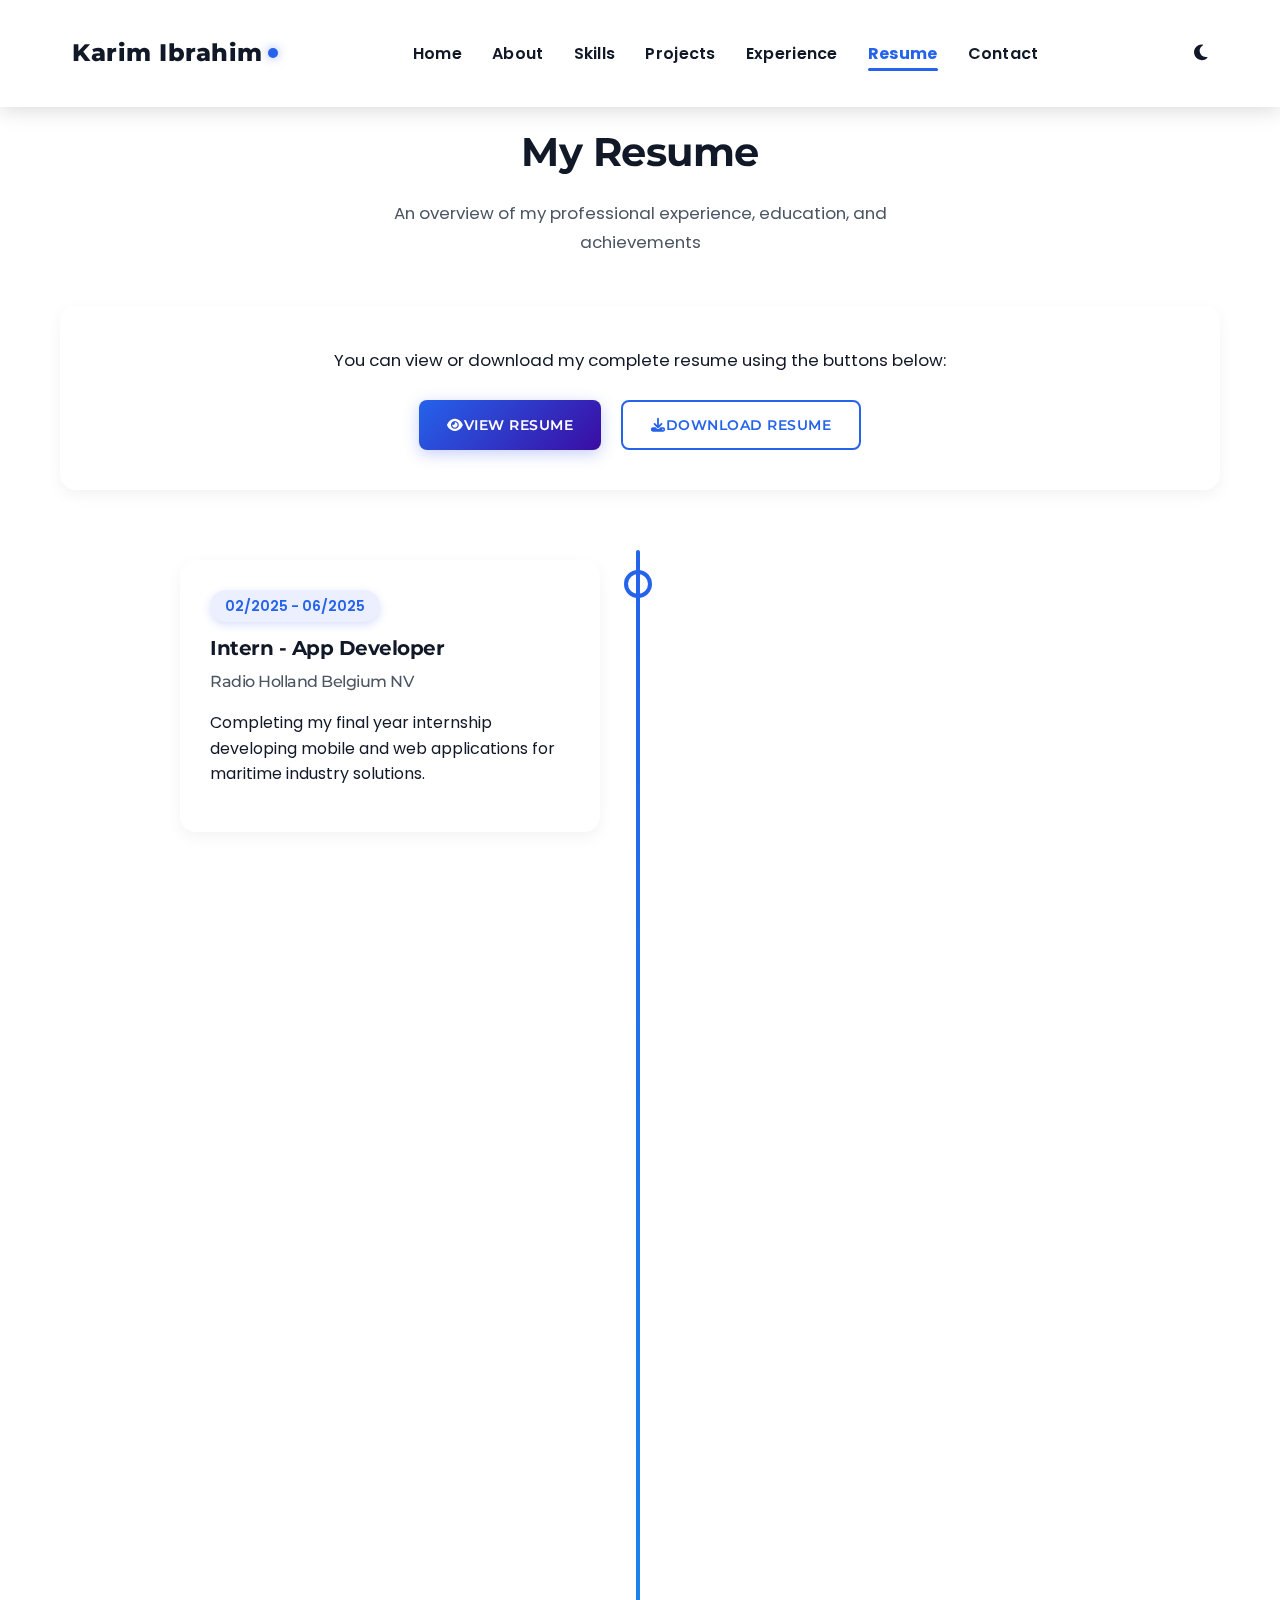
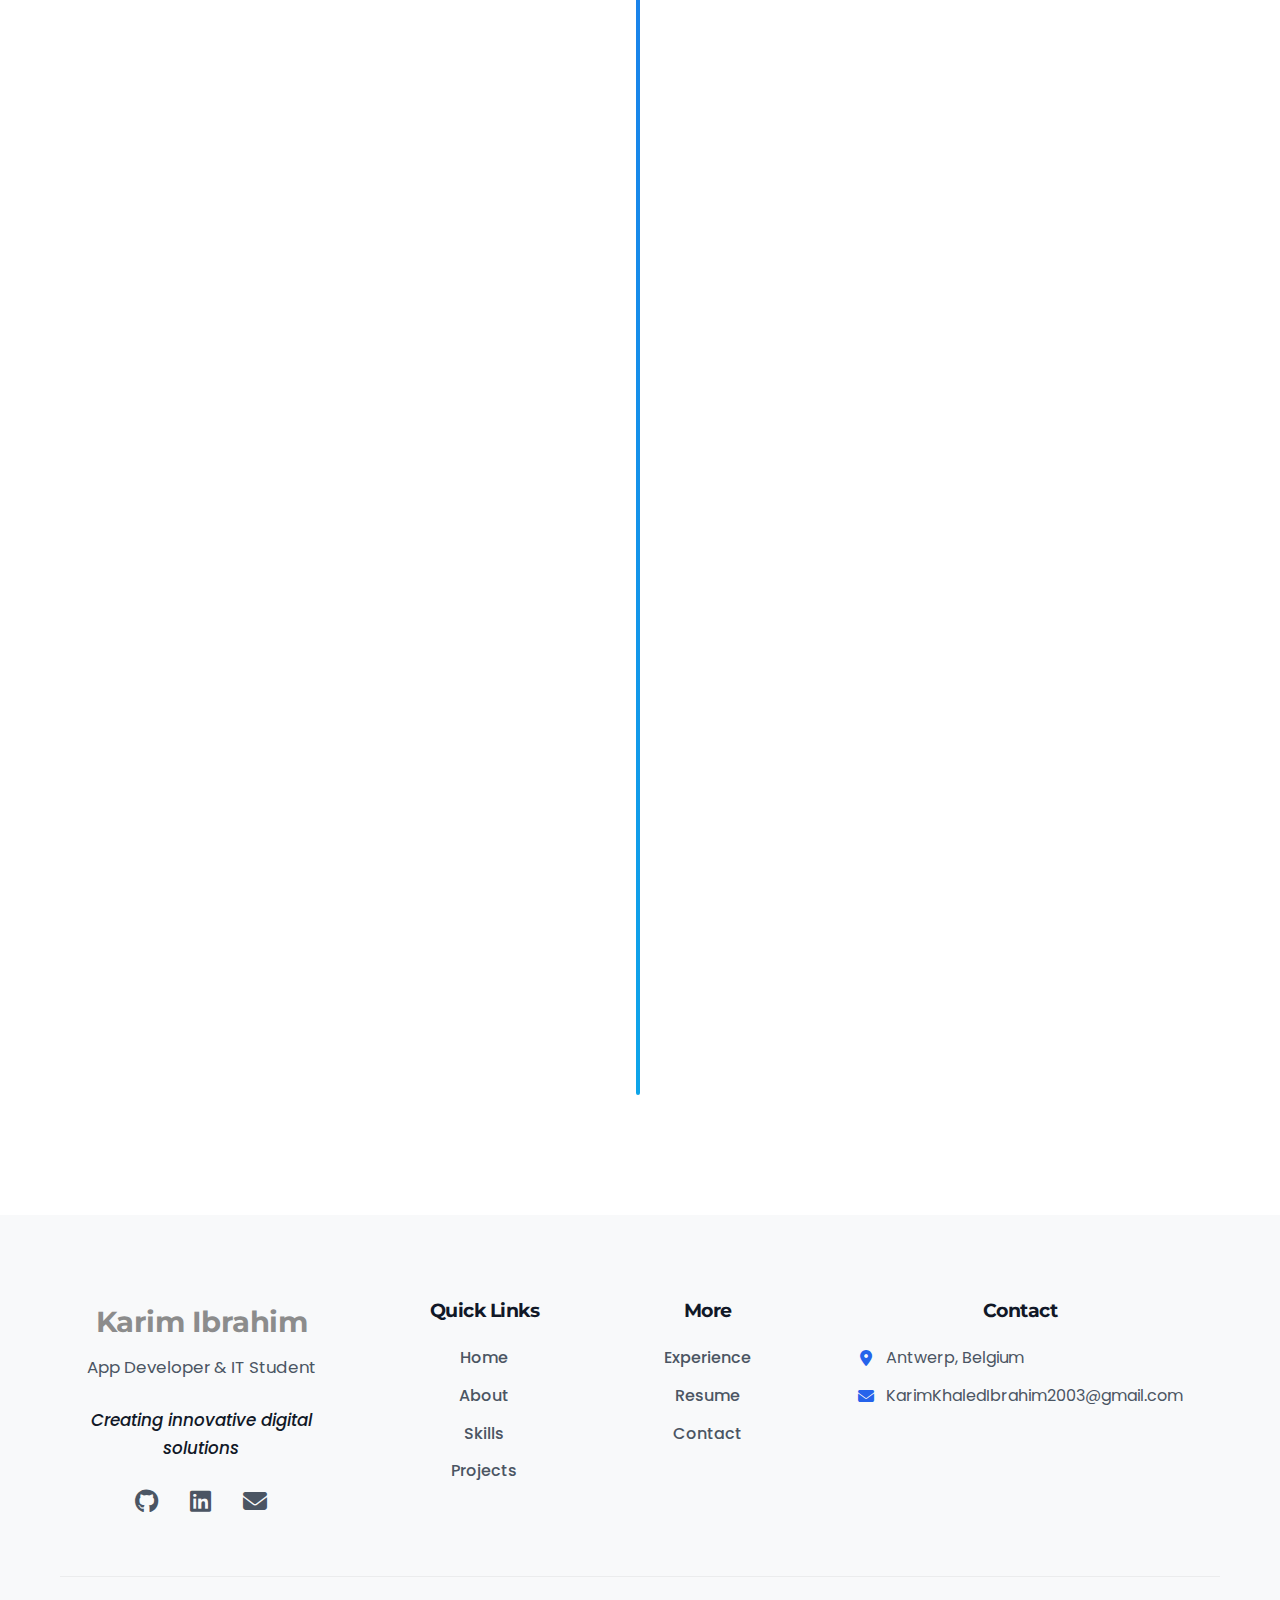
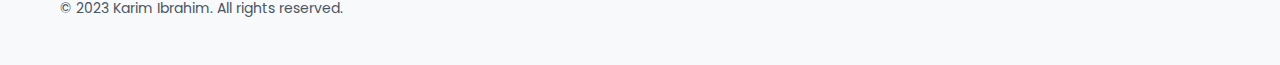
<file: resume.html>
<!DOCTYPE html>
<html lang="en">
  <head>
    <meta charset="UTF-8" />
    <meta name="viewport" content="width=device-width, initial-scale=1.0" />
    <title>Resume - Karim Ibrahim</title>
    <link rel="stylesheet" href="css/styles.css" />
    <link rel="stylesheet" href="css/modern.css" />
    <link
      rel="stylesheet"
      href="https://cdnjs.cloudflare.com/ajax/libs/font-awesome/6.4.0/css/all.min.css"
    />
    <!-- AOS Animation Library -->
    <link href="https://unpkg.com/aos@2.3.1/dist/aos.css" rel="stylesheet" />
    <!-- Google Fonts -->
    <link rel="preconnect" href="https://fonts.googleapis.com" />
    <link rel="preconnect" href="https://fonts.gstatic.com" crossorigin />
    <link
      href="https://fonts.googleapis.com/css2?family=Poppins:wght@300;400;500;600;700&family=Montserrat:wght@400;500;600;700;800&display=swap"
      rel="stylesheet"
    />
    <style>
      /* Resume page specific styles */
      .resume-page {
        padding: 120px 0 80px;
      }

      .resume-page-header {
        text-align: center;
        margin-bottom: 50px;
      }

      .resume-page-header h1 {
        font-size: 2.5rem;
        margin-bottom: 15px;
        color: var(--dark-color);
      }

      .resume-page-header p {
        color: var(--gray-color);
        max-width: 600px;
        margin: 0 auto;
      }

      .resume-download-section {
        background-color: white;
        border-radius: var(--border-radius-lg);
        box-shadow: var(--card-shadow);
        padding: 40px;
        text-align: center;
        margin-bottom: 60px;
      }

      .dark-mode .resume-download-section {
        background-color: #2a2f35;
      }

      .resume-download-section p {
        margin-bottom: 25px;
      }

      .resume-buttons {
        display: flex;
        justify-content: center;
        gap: 20px;
        flex-wrap: wrap;
      }

      .timeline-container {
        position: relative;
        max-width: 1000px;
        margin: 40px auto;
      }

      .timeline {
        position: relative;
      }

      .timeline::after {
        content: "";
        position: absolute;
        width: 4px;
        background: linear-gradient(
          to bottom,
          var(--primary-color),
          var(--accent-color)
        );
        top: 0;
        bottom: 0;
        left: 50%;
        transform: translateX(-50%);
        border-radius: 2px;
      }

      .timeline-wrapper {
        padding: 10px 40px;
        position: relative;
        width: 50%;
        box-sizing: border-box;
      }

      .timeline-wrapper.left {
        left: 0;
      }

      .timeline-wrapper.right {
        left: 50%;
      }

      .timeline-wrapper::after {
        content: "";
        position: absolute;
        width: 20px;
        height: 20px;
        background-color: white;
        border: 4px solid var(--primary-color);
        top: 20px;
        border-radius: 50%;
        z-index: 1;
      }

      .dark-mode .timeline-wrapper::after {
        background-color: #2a2f35;
      }

      .timeline-wrapper.left::after {
        right: -12px;
      }

      .timeline-wrapper.right::after {
        left: -12px;
      }

      .timeline-content {
        background-color: white;
        padding: 30px;
        border-radius: var(--border-radius-lg);
        box-shadow: var(--card-shadow);
        position: relative;
      }

      .dark-mode .timeline-content {
        background-color: #2a2f35;
      }

      .timeline-content::after {
        content: "";
        position: absolute;
        width: 0;
        height: 0;
        top: 20px;
        border: 10px solid;
      }

      .timeline-wrapper.left .timeline-content::after {
        border-color: transparent white transparent transparent;
        right: -20px;
      }

      .timeline-wrapper.right .timeline-content::after {
        border-color: transparent transparent transparent white;
        left: -20px;
      }

      .dark-mode .timeline-wrapper.left .timeline-content::after {
        border-color: transparent #2a2f35 transparent transparent;
      }

      .dark-mode .timeline-wrapper.right .timeline-content::after {
        border-color: transparent transparent transparent #2a2f35;
      }

      .timeline-date {
        display: inline-block;
        padding: 5px 15px;
        background-color: rgba(67, 97, 238, 0.1);
        color: var(--primary-color);
        border-radius: 20px;
        font-size: 14px;
        font-weight: 600;
        margin-bottom: 10px;
      }

      .timeline-content h3 {
        font-size: 20px;
        margin-bottom: 5px;
      }

      .timeline-content h4 {
        font-size: 16px;
        color: var(--gray-color);
        margin-bottom: 15px;
        font-weight: 500;
      }

      .timeline-content p {
        line-height: 1.6;
      }

      @media (max-width: 768px) {
        .timeline::after {
          left: 31px;
        }

        .timeline-wrapper {
          width: 100%;
          padding-left: 70px;
          padding-right: 25px;
        }

        .timeline-wrapper.right {
          left: 0;
        }

        .timeline-wrapper.left::after,
        .timeline-wrapper.right::after {
          left: 21px;
        }

        .timeline-wrapper.left .timeline-content::after,
        .timeline-wrapper.right .timeline-content::after {
          left: -20px;
          border-color: transparent white transparent transparent;
        }

        .dark-mode .timeline-wrapper.left .timeline-content::after,
        .dark-mode .timeline-wrapper.right .timeline-content::after {
          border-color: transparent #2a2f35 transparent transparent;
        }
      }
    </style>
  </head>
  <body>
    <nav class="navbar modern-nav">
      <div class="container">
        <div class="logo">
          <span class="logo-text">Karim Ibrahim</span>
          <span class="logo-dot"></span>
        </div>
        <ul class="nav-links">
          <li><a href="index.html">Home</a></li>
          <li><a href="about.html">About</a></li>
          <li><a href="skills.html">Skills</a></li>
          <li><a href="projects.html">Projects</a></li>
          <li><a href="experience.html">Experience</a></li>
          <li><a href="resume.html">Resume</a></li>
          <li><a href="contact.html">Contact</a></li>
        </ul>
        <div class="theme-toggle">
          <i class="fas fa-moon"></i>
        </div>
        <div class="hamburger">
          <span class="bar"></span>
          <span class="bar"></span>
          <span class="bar"></span>
        </div>
      </div>
    </nav>

    <section class="resume-page">
      <div class="container">
        <div class="resume-page-header" data-aos="fade-up">
          <h1>My Resume</h1>
          <p>
            An overview of my professional experience, education, and
            achievements
          </p>
        </div>

        <div
          class="resume-download-section"
          data-aos="fade-up"
          data-aos-delay="200"
        >
          <p>
            You can view or download my complete resume using the buttons below:
          </p>
          <div class="resume-buttons">
            <a
              href="Karim-Ibrahim-Resume.pdf"
              class="btn btn-primary"
              target="_blank"
            >
              <i class="fas fa-eye"></i> View Resume
            </a>
            <a href="Karim-Ibrahim-Resume.pdf" class="btn btn-outline" download>
              <i class="fas fa-download"></i> Download Resume
            </a>
          </div>
        </div>

        <div class="timeline-container">
          <div class="timeline">
            <div class="timeline-wrapper left" data-aos="fade-right">
              <div class="timeline-content">
                <div class="timeline-date">02/2025 - 06/2025</div>
                <h3>Intern - App Developer</h3>
                <h4>Radio Holland Belgium NV</h4>
                <p>
                  Completing my final year internship developing mobile and web
                  applications for maritime industry solutions.
                </p>
              </div>
            </div>

            <div class="timeline-wrapper right" data-aos="fade-left">
              <div class="timeline-content">
                <div class="timeline-date">09/2024 - 01/2025</div>
                <h3>James Ensor VR Experience</h3>
                <h4>Cross-Disciplinary Project</h4>
                <p>
                  Collaborated with students from diverse fields on an
                  interactive VR experience about the renowned artist James
                  Ensor.
                </p>
              </div>
            </div>

            <div class="timeline-wrapper left" data-aos="fade-right">
              <div class="timeline-content">
                <div class="timeline-date">09/2024 - 01/2025</div>
                <h3>GATAM Teaching Platform</h3>
                <h4>School Project</h4>
                <p>
                  Developed an educational platform using ASP.NET and Blazor,
                  enabling students to access learning modules and teachers to
                  monitor progress.
                </p>
              </div>
            </div>

            <div class="timeline-wrapper right" data-aos="fade-left">
              <div class="timeline-content">
                <div class="timeline-date">01/2024 - 06/2024</div>
                <h3>Customer Portal Developer</h3>
                <h4>Steelduxx Project</h4>
                <p>
                  Created a comprehensive track and trace website with order
                  management capabilities, user authentication, and real-time
                  location tracking.
                </p>
              </div>
            </div>

            <div class="timeline-wrapper left" data-aos="fade-right">
              <div class="timeline-content">
                <div class="timeline-date">01/2024 - 06/2024</div>
                <h3>VR Racing Game with AI</h3>
                <h4>Unity Game Project</h4>
                <p>
                  Developed an immersive VR racing game with AI opponents
                  trained using ML agents, featuring realistic physics and
                  competitive gameplay.
                </p>
              </div>
            </div>

            <div class="timeline-wrapper right" data-aos="fade-left">
              <div class="timeline-content">
                <div class="timeline-date">10/2023 - Present</div>
                <h3>IT Support Specialist</h3>
                <h4>Beego</h4>
                <p>
                  Providing technical support for seniors and individuals
                  needing assistance with technology, troubleshooting hardware
                  and software issues, and teaching computer skills.
                </p>
              </div>
            </div>

            <div class="timeline-wrapper left" data-aos="fade-right">
              <div class="timeline-content">
                <div class="timeline-date">2021 - Present</div>
                <h3>IT and Software Student</h3>
                <h4>AP Hogeschool</h4>
                <p>
                  Studying Toegepaste Informatica with focus on application
                  development, database management, and software engineering.
                </p>
              </div>
            </div>
          </div>
        </div>
      </div>
    </section>

    <footer class="footer modern-footer">
      <div class="container">
        <div class="footer-content">
          <div class="footer-info">
            <div class="footer-logo">
              <h3>Karim Ibrahim</h3>
              <p>App Developer & IT Student</p>
            </div>
            <p class="footer-tagline">Creating innovative digital solutions</p>
            <div class="social-links">
              <a href="https://github.com/KarimIbr"
                ><i class="fab fa-github"></i
              ></a>
              <a href="https://www.linkedin.com/in/karim-khaled-ibrahim/"
                ><i class="fab fa-linkedin"></i
              ></a>
              <a href="mailto:KarimKhaledIbrahim2003@gmail.com"
                ><i class="fas fa-envelope"></i
              ></a>
            </div>
          </div>
          <div class="footer-links">
            <div class="link-group">
              <h4>Quick Links</h4>
              <ul>
                <li><a href="index.html">Home</a></li>
                <li><a href="about.html">About</a></li>
                <li><a href="skills.html">Skills</a></li>
                <li><a href="projects.html">Projects</a></li>
              </ul>
            </div>
            <div class="link-group">
              <h4>More</h4>
              <ul>
                <li><a href="experience.html">Experience</a></li>
                <li><a href="resume.html">Resume</a></li>
                <li><a href="contact.html">Contact</a></li>
              </ul>
            </div>
            <div class="link-group">
              <h4>Contact</h4>
              <ul class="contact-info">
                <li><i class="fas fa-map-marker-alt"></i> Antwerp, Belgium</li>
                <li>
                  <i class="fas fa-envelope"></i>
                  KarimKhaledIbrahim2003@gmail.com
                </li>
              </ul>
            </div>
          </div>
        </div>
        <div class="footer-bottom">
          <p>&copy; 2023 Karim Ibrahim. All rights reserved.</p>
          <a href="#" class="back-to-top"><i class="fas fa-arrow-up"></i></a>
        </div>
      </div>
    </footer>

    <!-- AOS Animation Library -->
    <script src="https://unpkg.com/aos@2.3.1/dist/aos.js"></script>
    <script src="js/main.js"></script>
    <script src="js/modern.js"></script>
  </body>
</html>
</file>
<file: css/styles.css>
/* Base styles */
:root {
    --primary-color: #2563eb;
    --secondary-color: #3b82f6;
    --accent-color: #f97316;
    --dark-color: #1e293b;
    --light-color: #f1f5f9;
    --gray-color: #94a3b8;
    --success-color: #10b981;
    --danger-color: #ef4444;
    --max-width: 1200px;
    --box-shadow: 0 10px 30px rgba(0, 0, 0, 0.1);
    --transition: all 0.3s ease;
}

* {
    box-sizing: border-box;
    margin: 0;
    padding: 0;
}

html {
    scroll-behavior: smooth;
}

body {
    font-family: 'Poppins', sans-serif;
    line-height: 1.6;
    color: #334155;
    background-color: #fff;
    overflow-x: hidden;
}

a {
    text-decoration: none;
    color: var(--primary-color);
    transition: var(--transition);
}

ul {
    list-style: none;
}

img {
    max-width: 100%;
    height: auto;
}

.container {
    max-width: var(--max-width);
    margin: 0 auto;
    padding: 0 2rem;
    position: relative;
}

.btn {
    display: inline-block;
    padding: 0.8rem 1.5rem;
    background: #f4f4f4;
    color: #333;
    border-radius: 50px;
    border: none;
    cursor: pointer;
    font-size: 1rem;
    font-weight: 500;
    transition: var(--transition);
    text-transform: uppercase;
    letter-spacing: 0.5px;
}

.btn:hover {
    background: #e4e4e4;
    transform: translateY(-3px);
    box-shadow: 0 7px 15px rgba(0, 0, 0, 0.1);
}

.btn-primary {
    background: var(--primary-color);
    color: #fff;
}

.btn-primary:hover {
    background: var(--secondary-color);
}

.btn-outline {
    background: transparent;
    color: #fff;
    border: 2px solid #fff;
}

.btn-outline:hover {
    background: #fff;
    color: var(--primary-color);
}

.btn-circle {
    width: 40px;
    height: 40px;
    border-radius: 50%;
    display: inline-flex;
    align-items: center;
    justify-content: center;
    padding: 0;
    font-size: 1rem;
    background: rgba(255, 255, 255, 0.9);
    color: var(--primary-color);
    margin: 0 0.25rem;
}

.btn-circle:hover {
    transform: translateY(-3px) scale(1.05);
}

.btn-block {
    display: block;
    width: 100%;
}

/* Section styles */
.section {
    padding: 100px 0;
    position: relative;
    overflow: hidden;
}

.section-header {
    text-align: center;
    margin-bottom: 3rem;
}

.section h2 {
    font-size: 2.5rem;
    font-weight: 700;
    margin-bottom: 1rem;
    color: var(--dark-color);
}

.section-line {
    width: 80px;
    height: 4px;
    background: var(--primary-color);
    margin: 0 auto 1rem;
    display: block;
}

.section-subtitle {
    color: var(--gray-color);
    font-size: 1.1rem;
    max-width: 600px;
    margin: 0 auto;
}

.bg-light {
    background: var(--light-color);
}

.text-center {
    text-align: center;
    margin-top: 2rem;
}

/* Image placeholders for demo */
.image-placeholder {
    display: none;
}

img[src$=".jpg"]:not([src^="data:"]):not([src*="base64"]) {
    min-height: 50px;
    background-color: #f0f0f0;
}

img[src$=".jpg"] + .image-placeholder {
    display: none;
}

img[src$=".jpg"][src^="data:"],
img[src$=".jpg"][src*="base64"],
img:not([src]),
img[src=""],
img[src="#"],
img[src="about:blank"],
img[src^="javascript:"] {
    display: none;
}

img[src$=".jpg"][src^="data:"]:not([src*="base64"]) + .image-placeholder,
img[src$=".jpg"][src=""] + .image-placeholder,
img[src$=".jpg"][src="#"] + .image-placeholder,
img[src$=".jpg"][src="about:blank"] + .image-placeholder,
img[src$=".jpg"][src^="javascript:"] + .image-placeholder,
img:not([src]) + .image-placeholder,
img.broken + .image-placeholder {
    display: flex;
    flex-direction: column;
    align-items: center;
    justify-content: center;
    height: 100%;
    width: 100%;
    background-color: #f5f5f5;
    color: #888;
    font-size: 0.9em;
    border-radius: 8px;
}

.image-placeholder i {
    font-size: 2.5em;
    margin-bottom: 10px;
    color: #555;
}

.image-placeholder.small {
    padding: 15px;
}

.image-placeholder.small i {
    font-size: 1.5em;
}

/* Navbar */
.navbar {
    background-color: rgba(255, 255, 255, 0.95);
    box-shadow: 0 2px 10px rgba(0, 0, 0, 0.1);
    position: fixed;
    top: 0;
    width: 100%;
    z-index: 1000;
    backdrop-filter: blur(5px);
    transition: all 0.4s ease;
}

.navbar.scrolled {
    padding: 0.5rem 0;
    background-color: rgba(255, 255, 255, 0.98);
    box-shadow: 0 5px 20px rgba(0, 0, 0, 0.1);
}

.navbar .container {
    display: flex;
    justify-content: space-between;
    align-items: center;
    padding: 1.2rem 2rem;
}

.logo {
    font-size: 1.5rem;
    font-weight: 700;
    color: var(--primary-color);
    transition: var(--transition);
}

.logo:hover {
    transform: scale(1.05);
}

.nav-links {
    display: flex;
}

.nav-links li {
    margin-left: 2rem;
    position: relative;
}

.nav-links a {
    color: var(--dark-color);
    font-weight: 500;
    padding: 0.5rem 0;
    position: relative;
}

.nav-links a::after {
    content: '';
    position: absolute;
    bottom: 0;
    left: 0;
    width: 0;
    height: 2px;
    background-color: var(--primary-color);
    transition: width 0.3s ease;
}

.nav-links a:hover {
    color: var(--primary-color);
}

.nav-links a:hover::after {
    width: 100%;
}

.hamburger {
    display: none;
    cursor: pointer;
}

.bar {
    display: block;
    width: 25px;
    height: 3px;
    margin: 5px auto;
    background-color: var(--dark-color);
    transition: all 0.3s ease;
}

/* Hero section */
.hero {
    height: 100vh;
    position: relative;
    color: white;
    display: flex;
    align-items: center;
    justify-content: center;
    text-align: center;
    padding-top: 80px;
    overflow: hidden;
}

.hero-background {
    position: absolute;
    top: 0;
    left: 0;
    width: 100%;
    height: 100%;
    background-color: var(--primary-color);
    background-image: linear-gradient(135deg, var(--primary-color) 0%, var(--secondary-color) 100%);
    z-index: -1;
}

.hero-background.parallax {
    background-image: 
        linear-gradient(135deg, rgba(37, 99, 235, 0.8) 0%, rgba(59, 130, 246, 0.8) 100%),
        url('../img/hero-bg.jpg');
    background-size: cover;
    background-position: center;
    background-attachment: fixed;
}

.hero-content {
    max-width: 800px;
    padding: 0 1rem;
    z-index: 2;
}

.hero h1 {
    font-size: 4rem;
    margin-bottom: 1rem;
    font-weight: 700;
    animation: fadeInDown 1s ease;
}

.hero .tagline {
    font-size: 1.5rem;
    margin-bottom: 2rem;
    opacity: 0.9;
    animation: fadeInUp 1s ease 0.2s forwards;
}

.hero-buttons {
    margin-bottom: 4rem;
    animation: fadeInUp 1s ease 0.4s forwards;
}

.hero-buttons .btn {
    margin: 0 0.5rem;
}

/* Scroll indicator */
.scroll-indicator {
    position: absolute;
    bottom: 30px;
    left: 50%;
    transform: translateX(-50%);
    animation: fadeInUp 1s ease 0.8s forwards, bounce 2s ease infinite 2s;
}

.mouse {
    width: 26px;
    height: 40px;
    border: 2px solid #fff;
    border-radius: 20px;
    margin: 0 auto 10px;
    position: relative;
}

.wheel {
    width: 4px;
    height: 8px;
    background: #fff;
    border-radius: 2px;
    position: absolute;
    top: 8px;
    left: 50%;
    transform: translateX(-50%);
    animation: mouseWheel 1.5s ease infinite;
}

.scroll-text {
    color: #fff;
    font-size: 0.8rem;
    letter-spacing: 1px;
    text-transform: uppercase;
}

/* About section */
.about-content {
    display: grid;
    grid-template-columns: 3fr 2fr;
    gap: 4rem;
    align-items: center;
}

.about-text p {
    margin-bottom: 1.5rem;
    font-size: 1.1rem;
    color: #4b5563;
}

.about-buttons {
    margin-top: 2rem;
}

.image-border {
    position: relative;
    padding: 1rem;
    border-radius: 10px;
    box-shadow: var(--box-shadow);
    z-index: 1;
    overflow: hidden;
}

.image-border::before {
    content: '';
    position: absolute;
    top: 0;
    left: 0;
    width: 100%;
    height: 100%;
    background: linear-gradient(135deg, var(--primary-color) 0%, var(--secondary-color) 100%);
    opacity: 0.1;
    z-index: -1;
}

.image-border::after {
    content: '';
    position: absolute;
    top: -50%;
    left: -50%;
    width: 200%;
    height: 200%;
    background: conic-gradient(transparent, rgba(37, 99, 235, 0.1), transparent 30%);
    animation: rotate 10s linear infinite;
    z-index: -1;
}

/* Skills section updated - no progress bars */
.skills-content {
    margin-top: 3rem;
}

.skills-groups {
    display: grid;
    grid-template-columns: repeat(auto-fit, minmax(450px, 1fr));
    gap: 3rem;
}

.skills-group {
    background: #fff;
    border-radius: 10px;
    box-shadow: var(--box-shadow);
    padding: 2rem;
    transition: var(--transition);
}

.skills-group:hover {
    transform: translateY(-5px);
}

.skills-group h3 {
    font-size: 1.5rem;
    margin-bottom: 1.5rem;
    color: var(--dark-color);
    display: flex;
    align-items: center;
}

.skills-group h3 i {
    margin-right: 0.8rem;
    color: var(--primary-color);
}

.skills-list {
    display: grid;
    grid-template-columns: repeat(auto-fill, minmax(180px, 1fr));
    gap: 1rem;
}

.skill-item {
    padding: 0.5rem 1rem;
    background-color: var(--light-color);
    border-radius: 6px;
    transition: all 0.3s ease;
    display: flex;
    align-items: center;
}

.skill-item:hover {
    background-color: rgba(37, 99, 235, 0.1);
    transform: translateY(-2px);
}

.skill-item span {
    font-weight: 500;
    color: #4b5563;
}

/* Projects section */
.projects-filter {
    display: flex;
    justify-content: center;
    flex-wrap: wrap;
    margin-bottom: 2rem;
}

.filter-btn {
    padding: 0.5rem 1.5rem;
    margin: 0.5rem;
    border: none;
    background: transparent;
    color: var(--gray-color);
    font-weight: 500;
    cursor: pointer;
    transition: var(--transition);
    position: relative;
}

.filter-btn::after {
    content: '';
    position: absolute;
    bottom: 0;
    left: 50%;
    width: 0;
    height: 2px;
    background: var(--primary-color);
    transform: translateX(-50%);
    transition: width 0.3s ease;
}

.filter-btn:hover, .filter-btn.active {
    color: var(--primary-color);
}

.filter-btn:hover::after, .filter-btn.active::after {
    width: 30px;
}

.projects-grid {
    display: grid;
    grid-template-columns: repeat(auto-fill, minmax(350px, 1fr));
    gap: 2rem;
    margin-bottom: 2rem;
}

.project-card {
    background: #fff;
    border-radius: 10px;
    box-shadow: var(--box-shadow);
    overflow: hidden;
    transition: var(--transition);
}

.project-card:hover {
    transform: translateY(-10px);
}

.project-image {
    height: 240px;
    background-color: #f5f5f5;
    position: relative;
    overflow: hidden;
}

.project-overlay {
    position: absolute;
    top: 0;
    left: 0;
    width: 100%;
    height: 100%;
    background: rgba(59, 130, 246, 0.9);
    display: flex;
    align-items: center;
    justify-content: center;
    opacity: 0;
    transform: translateY(20px);
    transition: all 0.4s ease;
}

.project-card:hover .project-overlay {
    opacity: 1;
    transform: translateY(0);
}

.project-info {
    padding: 1.5rem;
}

.project-category {
    display: inline-block;
    color: var(--primary-color);
    font-size: 0.9rem;
    font-weight: 500;
    margin-bottom: 0.5rem;
}

.project-info h3 {
    font-size: 1.5rem;
    margin-bottom: 0.8rem;
    color: var(--dark-color);
}

.project-info p {
    color: #666;
    margin-bottom: 1.2rem;
}

.tech-stack {
    display: flex;
    flex-wrap: wrap;
    gap: 0.5rem;
}

.tech-badge {
    background: #f1f5f9;
    color: #475569;
    font-size: 0.8rem;
    padding: 0.25rem 0.75rem;
    border-radius: 20px;
}

/* Current section */
.current-content {
    display: grid;
    grid-template-columns: repeat(auto-fit, minmax(300px, 1fr));
    gap: 2rem;
    text-align: center;
}

.current-item {
    padding: 2.5rem;
    background: #fff;
    border-radius: 10px;
    box-shadow: var(--box-shadow);
    transition: var(--transition);
}

.current-item:hover {
    transform: translateY(-10px);
}

.current-item i {
    font-size: 3rem;
    color: var(--primary-color);
    margin-bottom: 1.5rem;
    transition: var(--transition);
}

.current-item:hover i {
    transform: scale(1.1);
    color: var(--secondary-color);
}

.current-item h3 {
    font-size: 1.5rem;
    margin-bottom: 1rem;
    color: var(--dark-color);
}

.current-item p {
    color: #4b5563;
}

/* Testimonials */
.testimonials-slider {
    position: relative;
    max-width: 800px;
    margin: 0 auto;
    overflow: hidden;
}

.testimonial-items {
    position: relative;
    height: 320px;
}

.testimonial-item {
    position: absolute;
    top: 0;
    left: 0;
    width: 100%;
    opacity: 0;
    visibility: hidden;
    transition: all 0.5s ease;
    transform: translateX(50px);
}

.testimonial-item.active {
    opacity: 1;
    visibility: visible;
    transform: translateX(0);
}

.testimonial-content {
    background: #fff;
    padding: 2.5rem;
    border-radius: 10px;
    box-shadow: var(--box-shadow);
    text-align: left;
}

.quote {
    font-size: 1.1rem;
    line-height: 1.8;
    color: #4b5563;
    font-style: italic;
    margin-bottom: 1.5rem;
    position: relative;
    padding-left: 2rem;
}

.quote::before {
    content: '\201C';
    font-size: 4rem;
    position: absolute;
    left: 0;
    top: -1.5rem;
    color: var(--primary-color);
    opacity: 0.2;
}

.testimonial-author {
    display: flex;
    align-items: center;
}

.author-image {
    width: 60px;
    height: 60px;
    border-radius: 50%;
    overflow: hidden;
    margin-right: 1rem;
    flex-shrink: 0;
}

.author-info h4 {
    font-size: 1.1rem;
    margin-bottom: 0.2rem;
    color: var(--dark-color);
}

.author-info span {
    color: var(--gray-color);
    font-size: 0.9rem;
}

.testimonial-controls {
    display: flex;
    justify-content: center;
    align-items: center;
    margin-top: 2rem;
}

.prev-btn, .next-btn {
    background: transparent;
    border: none;
    color: var(--primary-color);
    font-size: 1.2rem;
    cursor: pointer;
    padding: 0.5rem;
    transition: var(--transition);
}

.prev-btn:hover, .next-btn:hover {
    color: var(--secondary-color);
    transform: scale(1.1);
}

.testimonial-dots {
    display: flex;
    margin: 0 1rem;
}

.dot {
    width: 10px;
    height: 10px;
    background: #cbd5e1;
    border-radius: 50%;
    margin: 0 0.3rem;
    cursor: pointer;
    transition: var(--transition);
}

.dot.active {
    background: var(--primary-color);
    transform: scale(1.2);
}

/* Timeline for resume */
.timeline-section {
    margin-top: 4rem;
}

.timeline-container {
    max-width: 1000px;
    margin: 0 auto;
    position: relative;
}

.timeline {
    position: relative;
}

.timeline::after {
    content: '';
    position: absolute;
    width: 4px;
    background: #e2e8f0;
    top: 0;
    bottom: 0;
    left: 50%;
    margin-left: -2px;
}

.timeline-wrapper {
    padding: 10px 40px;
    position: relative;
    width: 50%;
    box-sizing: border-box;
}

.timeline-wrapper.left {
    left: 0;
}

.timeline-wrapper.right {
    left: 50%;
}

.timeline-wrapper::after {
    content: '';
    position: absolute;
    width: 20px;
    height: 20px;
    right: -10px;
    background: var(--primary-color);
    border: 4px solid #fff;
    top: 15px;
    border-radius: 50%;
    z-index: 1;
}

.timeline-wrapper.right::after {
    left: -10px;
}

.timeline-content {
    padding: 20px 30px;
    background: #fff;
    position: relative;
    border-radius: 10px;
    box-shadow: var(--box-shadow);
}

.timeline-date {
    display: inline-block;
    padding: 0.3rem 1rem;
    background: var(--primary-color);
    color: #fff;
    border-radius: 20px;
    font-size: 0.9rem;
    margin-bottom: 0.8rem;
}

.timeline-content h3 {
    font-size: 1.3rem;
    margin-bottom: 0.3rem;
    color: var(--dark-color);
}

.timeline-content h4 {
    color: var(--gray-color);
    font-size: 1rem;
    margin-bottom: 0.8rem;
    font-weight: 500;
}

.timeline-content p {
    color: #4b5563;
}

/* Resume section */
.resume-content {
    text-align: center;
    max-width: 600px;
    margin: 0 auto 3rem;
}

.resume-content p {
    margin-bottom: 2rem;
    font-size: 1.1rem;
    color: #4b5563;
}

.resume-buttons {
    display: flex;
    justify-content: center;
    gap: 1rem;
}

/* Contact section */
.contact-content {
    display: grid;
    grid-template-columns: 1fr 1fr;
    gap: 4rem;
    margin-top: 2rem;
}

.contact-info {
    padding: 2rem;
}

.contact-info h3 {
    font-size: 1.8rem;
    margin-bottom: 1rem;
    color: var(--dark-color);
}

.contact-info p {
    margin-bottom: 2rem;
    color: #4b5563;
}

.contact-details {
    margin-bottom: 2rem;
}

.contact-item {
    display: flex;
    margin-bottom: 1.5rem;
}

.contact-item i {
    font-size: 1.5rem;
    color: var(--primary-color);
    margin-right: 1.2rem;
}

.contact-item h4 {
    font-size: 1.1rem;
    margin-bottom: 0.3rem;
    color: var(--dark-color);
}

.contact-item p {
    color: #4b5563;
    margin-bottom: 0;
}

.contact-social {
    display: flex;
    gap: 1rem;
}

.social-btn {
    display: inline-flex;
    align-items: center;
    justify-content: center;
    width: 40px;
    height: 40px;
    background: var(--light-color);
    color: var(--primary-color);
    border-radius: 50%;
    transition: var(--transition);
}

.social-btn:hover {
    background: var(--primary-color);
    color: #fff;
    transform: translateY(-3px);
}

.contact-form {
    background: #fff;
    padding: 2.5rem;
    border-radius: 10px;
    box-shadow: var(--box-shadow);
}

.form-group {
    margin-bottom: 1.5rem;
}

.form-group label {
    display: block;
    margin-bottom: 0.5rem;
    color: var(--dark-color);
    font-weight: 500;
}

.form-group input,
.form-group textarea {
    width: 100%;
    padding: 0.8rem 1rem;
    border: 1px solid #e2e8f0;
    border-radius: 5px;
    font-family: 'Poppins', sans-serif;
    font-size: 1rem;
    color: #4b5563;
    transition: var(--transition);
}

.form-group input:focus,
.form-group textarea:focus {
    border-color: var(--primary-color);
    outline: none;
    box-shadow: 0 0 0 3px rgba(37, 99, 235, 0.1);
}

.form-notice {
    margin-top: 1rem;
    padding: 1rem;
    background-color: #f8fafc;
    border-radius: 8px;
    border-left: 4px solid var(--primary-color);
}

.form-notice p {
    color: #4b5563;
    margin: 0;
    font-size: 0.95rem;
}

.form-notice a {
    font-weight: 500;
}

.contact-direct {
    margin-top: 1.5rem;
    text-align: center;
}

.contact-direct .btn {
    padding: 0.8rem 1.8rem;
}

/* Footer */
.footer {
    background: var(--dark-color);
    color: #fff;
    padding: 4rem 0 1rem;
    text-align: center;
    position: relative;
}

.footer-content {
    display: flex;
    justify-content: space-between;
    align-items: center;
    flex-wrap: wrap;
    margin-bottom: 2rem;
}

.footer-logo h3 {
    font-size: 1.8rem;
    margin-bottom: 0.5rem;
    color: #fff;
}

.footer-logo p {
    color: rgba(255, 255, 255, 0.7);
}

.social-links {
    display: flex;
    justify-content: center;
}

.social-links a {
    color: #fff;
    font-size: 1.5rem;
    margin: 0 1rem;
    transition: var(--transition);
}

.social-links a:hover {
    color: var(--secondary-color);
    transform: translateY(-3px);
}

.footer-divider {
    height: 1px;
    background: rgba(255, 255, 255, 0.1);
    margin: 1.5rem 0;
}

.copyright {
    color: rgba(255, 255, 255, 0.7);
    font-size: 0.9rem;
}

.back-to-top {
    position: absolute;
    right: 30px;
    bottom: 30px;
    width: 40px;
    height: 40px;
    background: var(--primary-color);
    color: #fff;
    border-radius: 50%;
    display: flex;
    align-items: center;
    justify-content: center;
    transition: var(--transition);
    opacity: 0;
    visibility: hidden;
}

.back-to-top.visible {
    opacity: 1;
    visibility: visible;
}

.back-to-top:hover {
    background: var(--secondary-color);
    transform: translateY(-5px);
}

/* Animations */
@keyframes fadeInDown {
    from {
        opacity: 0;
        transform: translateY(-30px);
    }
    to {
        opacity: 1;
        transform: translateY(0);
    }
}

@keyframes fadeInUp {
    from {
        opacity: 0;
        transform: translateY(30px);
    }
    to {
        opacity: 1;
        transform: translateY(0);
    }
}

@keyframes bounce {
    0%, 20%, 50%, 80%, 100% {
        transform: translateY(0) translateX(-50%);
    }
    40% {
        transform: translateY(-15px) translateX(-50%);
    }
    60% {
        transform: translateY(-7px) translateX(-50%);
    }
}

@keyframes mouseWheel {
    0% {
        opacity: 1;
        transform: translateX(-50%) translateY(0);
    }
    100% {
        opacity: 0;
        transform: translateX(-50%) translateY(10px);
    }
}

@keyframes rotate {
    100% {
        transform: rotate(1turn);
    }
}

@keyframes skillFill {
    0% {
        width: 0;
    }
    100% {
        width: var(--skill-percent, 0);
    }
}

/* Responsive design */
@media (max-width: 992px) {
    .container {
        padding: 0 1.5rem;
    }
    
    .hero h1 {
        font-size: 3rem;
    }
    
    .about-content, 
    .contact-content {
        grid-template-columns: 1fr;
        gap: 2rem;
    }
    
    .skills-groups {
        grid-template-columns: 1fr;
    }
    
    .timeline::after {
        left: 31px;
    }
    
    .timeline-wrapper {
        width: 100%;
        padding-left: 70px;
        padding-right: 25px;
    }
    
    .timeline-wrapper.right {
        left: 0;
    }
    
    .timeline-wrapper.left::after,
    .timeline-wrapper.right::after {
        left: 21px;
    }
}

@media (max-width: 768px) {
    .section {
        padding: 70px 0;
    }
    
    .navbar .container {
        padding: 1rem;
    }

    .nav-links {
        position: fixed;
        left: -100%;
        top: 70px;
        flex-direction: column;
        background-color: rgba(255, 255, 255, 0.98);
        width: 100%;
        text-align: center;
        transition: 0.3s;
        box-shadow: 0 10px 10px rgba(0, 0, 0, 0.1);
        padding: 2rem 0;
        height: calc(100vh - 70px);
        overflow-y: auto;
    }

    .nav-links.active {
        left: 0;
    }

    .nav-links li {
        margin: 1.5rem 0;
    }

    .hamburger {
        display: block;
    }

    .hamburger.active .bar:nth-child(2) {
        opacity: 0;
    }

    .hamburger.active .bar:nth-child(1) {
        transform: translateY(8px) rotate(45deg);
    }

    .hamburger.active .bar:nth-child(3) {
        transform: translateY(-8px) rotate(-45deg);
    }

    .hero h1 {
        font-size: 2.5rem;
    }

    .hero .tagline {
        font-size: 1.1rem;
    }

    .section h2 {
        font-size: 2rem;
    }
    
    .projects-grid {
        grid-template-columns: repeat(auto-fill, minmax(300px, 1fr));
    }
    
    /* Testimonials mobile adjustments */
    .testimonial-items {
        height: 380px;
    }
    
    .testimonial-content {
        padding: 1.5rem;
    }
    
    .testimonial-author {
        flex-direction: column;
        align-items: center;
        text-align: center;
    }
    
    .author-image {
        margin-right: 0;
        margin-bottom: 1rem;
    }
}

@media (max-width: 576px) {
    .hero-buttons .btn {
        margin-bottom: 1rem;
    }
    
    .about-content,
    .contact-content {
        text-align: center;
    }
    
    .contact-item {
        flex-direction: column;
        align-items: center;
        text-align: center;
    }
    
    .contact-item i {
        margin-right: 0;
        margin-bottom: 0.5rem;
    }
    
    .social-links,
    .contact-social {
        justify-content: center;
    }
    
    .footer-content {
        flex-direction: column;
        gap: 1.5rem;
    }
    
    /* Mobile contact form adjustments */
    .contact-form {
        padding: 1.5rem;
    }
    
    .form-notice {
        padding: 0.8rem;
    }
    
    .skills-list {
        grid-template-columns: repeat(auto-fill, minmax(140px, 1fr));
    }
}

/* Add styling for project timeline display */
.project-timeline {
    margin-top: 10px;
    font-size: 0.85em;
    color: #666;
    font-style: italic;
}

/* Work Experience Section */
.experience-content {
    max-width: 800px;
    margin: 0 auto;
}

.experience-card {
    background: #fff;
    border-radius: 10px;
    box-shadow: var(--box-shadow);
    padding: 2.5rem;
    margin-bottom: 2rem;
    transition: var(--transition);
}

.experience-card:hover {
    transform: translateY(-5px);
}

.experience-header {
    display: flex;
    justify-content: space-between;
    align-items: flex-start;
    margin-bottom: 1.5rem;
    flex-wrap: wrap;
}

.experience-company h3 {
    font-size: 1.6rem;
    color: var(--dark-color);
    margin-bottom: 0.2rem;
}

.experience-date {
    font-size: 0.9rem;
    color: var(--gray-color);
    padding: 0.2rem 0.8rem;
    background-color: var(--light-color);
    border-radius: 20px;
    display: inline-block;
    margin-top: 0.5rem;
}

.experience-title h4 {
    font-size: 1.3rem;
    color: var(--primary-color);
    margin-top: 0.2rem;
}

.experience-body {
    margin-bottom: 1.5rem;
}

.experience-body p {
    font-size: 1.1rem;
    margin-bottom: 1.2rem;
    color: #4b5563;
}

.experience-duties {
    padding-left: 1rem;
}

.experience-duties li {
    padding-left: 1.5rem;
    position: relative;
    margin-bottom: 0.8rem;
    color: #4b5563;
}

.experience-duties li i {
    color: var(--primary-color);
    position: absolute;
    left: 0;
    top: 0.3rem;
}

.experience-footer {
    padding-top: 1rem;
    border-top: 1px solid #e2e8f0;
}

.experience-feedback {
    font-style: italic;
    color: #666;
    text-align: center;
}

.experience-feedback i {
    color: var(--primary-color);
    font-size: 0.8rem;
    margin: 0 0.3rem;
}

@media (max-width: 768px) {
    .experience-header {
        flex-direction: column;
    }
    .experience-title {
        margin-top: 1rem;
    }
}

/* Experience Section New Styles */
.experience-company-info {
    display: flex;
    align-items: center;
    margin: 0.5rem 0 1rem;
    flex-wrap: wrap;
    gap: 1rem;
}

.company-name {
    font-weight: 600;
    color: var(--primary-color);
    font-size: 1.1rem;
}

.experience-highlights {
    margin-top: 1.2rem;
}

.highlight-item {
    display: flex;
    align-items: flex-start;
    margin-bottom: 0.8rem;
}

.highlight-item i {
    color: var(--primary-color);
    margin-right: 0.8rem;
    margin-top: 0.2rem;
    flex-shrink: 0;
}

.highlight-item span {
    color: #4b5563;
}

/* Add styling for the testimonial image placeholders to always show */
.author-image .image-placeholder.small {
    display: flex;
    width: 60px;
    height: 60px;
    background-color: #f0f0f0;
    border-radius: 50%;
    align-items: center;
    justify-content: center;
}

.author-image .image-placeholder.small i {
    font-size: 1.5rem;
    color: #94a3b8;
}
</file>
<file: css/modern.css>
/* Modern CSS Styles for Portfolio Website */
:root {
  /* Main Color Scheme */
  --primary-color: #2563eb;    /* Darker blue for better contrast */
  --secondary-color: #3a0ca3;
  --accent-color: #0ea5e9;     /* Brighter accent color */
  --light-color: white;
  --dark-color: #111827;       /* Darker text color for better contrast */
  --gray-color: #4b5563;       /* Darker gray for better readability */
  --success-color: #059669;    /* Darker green for better contrast */
  --warning-color: #d97706;    /* Darker orange for better contrast */
  --danger-color: #dc2626;     /* Darker red for better contrast */
  
  /* Typography */
  --heading-font: 'Montserrat', sans-serif;
  --body-font: 'Poppins', sans-serif;
  
  /* Spacing */
  --section-spacing: 100px;
  --component-spacing: 30px;
  
  /* Borders & Shadows */
  --border-radius-sm: 4px;
  --border-radius-md: 8px;
  --border-radius-lg: 16px;
  --box-shadow: 0 10px 30px rgba(0, 0, 0, 0.1);
  --card-shadow: 0 5px 15px rgba(0, 0, 0, 0.05);
  
  /* Transitions */
  --transition-fast: 0.3s ease;
  --transition-normal: 0.5s ease;
  --transition-slow: 0.8s ease;
}

/* Dark Mode Colors (Will be toggled via JavaScript) */
.dark-mode {
  --primary-color: #3b82f6;    /* Brighter blue for dark mode */
  --secondary-color: #4f46e5;  /* Brighter secondary for dark mode */
  --accent-color: #38bdf8;     /* Brighter accent for dark mode */
  --light-color: #1e293b;      /* Dark background */
  --dark-color: #f1f5f9;       /* Light text color on dark background */
  --gray-color: #cbd5e1;       /* Lighter gray for dark mode */
  --box-shadow: 0 10px 30px rgba(0, 0, 0, 0.3);
  --card-shadow: 0 5px 15px rgba(0, 0, 0, 0.2);
}

/* Global Styles */
body {
  font-family: var(--body-font);
  color: var(--dark-color);
  line-height: 1.6;
  overflow-x: hidden;
  background-color: var(--light-color);
  transition: background-color var(--transition-normal);
  font-size: 16px;
}

.dark-mode body {
  color: var(--light-color);
}

h1, h2, h3, h4, h5, h6 {
  font-family: var(--heading-font);
  font-weight: 700;
  color: var(--dark-color);
  margin-bottom: 1rem;
  letter-spacing: -0.5px;
}

.dark-mode h1, 
.dark-mode h2, 
.dark-mode h3, 
.dark-mode h4, 
.dark-mode h5, 
.dark-mode h6 {
  color: var(--light-color);
}

p {
  margin-bottom: 1.5rem;
  font-size: 1.05rem;
  line-height: 1.7;
}

a {
  text-decoration: none;
  color: var(--primary-color);
  transition: color var(--transition-fast);
  font-weight: 500;
}

a:hover {
  color: var(--secondary-color);
}

.btn {
  display: inline-flex;
  align-items: center;
  justify-content: center;
  padding: 12px 28px;
  border-radius: var(--border-radius-md);
  font-weight: 600;
  transition: all var(--transition-fast);
  border: none;
  cursor: pointer;
  font-family: var(--heading-font);
  text-transform: uppercase;
  letter-spacing: 0.5px;
  font-size: 14px;
}

.btn-primary {
  background: linear-gradient(135deg, var(--primary-color), var(--secondary-color));
  color: white;
  box-shadow: 0 4px 15px rgba(67, 97, 238, 0.3);
}

.btn-primary:hover {
  box-shadow: 0 6px 20px rgba(67, 97, 238, 0.5);
  transform: translateY(-2px);
  color: white;
}

.btn-outline {
  background: transparent;
  color: var(--primary-color);
  border: 2px solid var(--primary-color);
}

.btn-outline:hover {
  background-color: var(--primary-color);
  color: white;
  transform: translateY(-2px);
}

.btn-sm {
  padding: 8px 18px;
  font-size: 12px;
}

.btn-lg {
  padding: 14px 32px;
  font-size: 16px;
}

.container {
  max-width: 1200px;
  margin: 0 auto;
  padding: 0 20px;
}

/* Modern Navigation - Enhanced Contrast */
.modern-nav {
  background-color: rgba(255, 255, 255, 0.97);
  backdrop-filter: blur(10px);
  box-shadow: 0 3px 20px rgba(0, 0, 0, 0.15);
  position: fixed;
  width: 100%;
  z-index: 1000;
  padding: 15px 0;
  top: 0;
  transition: all var(--transition-fast);
}

.dark-mode .modern-nav {
  background-color: rgba(26, 32, 44, 0.97);
  box-shadow: 0 3px 20px rgba(0, 0, 0, 0.3);
}

.modern-nav .container {
  display: flex;
  align-items: center;
  justify-content: space-between;
}

.modern-nav .logo {
  display: flex;
  align-items: center;
  font-family: var(--heading-font);
  font-weight: 800;
  font-size: 24px;
  color: var(--dark-color);
  text-shadow: 0 1px 0 rgba(255, 255, 255, 0.5);
}

.dark-mode .modern-nav .logo {
  color: white;
  text-shadow: 0 1px 0 rgba(0, 0, 0, 0.5);
}

.logo-text {
  letter-spacing: 0.5px;
}

.logo-dot {
  width: 10px;
  height: 10px;
  border-radius: 50%;
  background: var(--primary-color);
  margin-left: 5px;
  box-shadow: 0 0 10px rgba(67, 97, 238, 0.5);
}

.modern-nav .nav-links {
  display: flex;
  list-style: none;
  margin: 0;
  padding: 0;
}

.modern-nav .nav-links li {
  margin: 0 15px;
}

.modern-nav .nav-links a {
  color: var(--dark-color);
  font-weight: 600;
  font-size: 16px;
  position: relative;
  padding: 5px 0;
  letter-spacing: 0.3px;
}

.dark-mode .modern-nav .nav-links a {
  color: white;
}

.modern-nav .nav-links a:before {
  content: "";
  position: absolute;
  width: 0;
  height: 3px;
  bottom: -1px;
  left: 0;
  background-color: var(--primary-color);
  transition: width var(--transition-fast);
  border-radius: 3px;
}

.modern-nav .nav-links a:hover:before,
.modern-nav .nav-links a.active:before {
  width: 100%;
}

.modern-nav .nav-links a.active {
  color: var(--primary-color);
  font-weight: 700;
}

.theme-toggle {
  cursor: pointer;
  margin-left: 20px;
  font-size: 18px;
  color: var(--dark-color);
  transition: color var(--transition-fast);
}

.dark-mode .theme-toggle {
  color: white;
}

.theme-toggle:hover {
  color: var(--primary-color);
}

/* Hero Section */
.modern-hero {
  min-height: 100vh;
  display: flex;
  align-items: center;
  position: relative;
  padding: 100px 0;
  overflow: hidden;
}

.hero-container {
  display: flex;
  align-items: center;
  justify-content: space-between;
  flex-wrap: wrap;
  max-width: 1200px;
  margin: 0 auto;
  padding: 0 20px;
}

.hero-content {
  flex: 1;
  max-width: 600px;
  margin-right: 40px;
  z-index: 2;
}

.hero-greeting {
  font-size: 18px;
  font-weight: 500;
  color: var(--primary-color);
  margin-bottom: 10px;
}

.hero-title {
  font-size: 3.5rem;
  font-weight: 800;
  margin: 10px 0;
  background: linear-gradient(135deg, var(--primary-color), var(--accent-color));
  -webkit-background-clip: text;
  -webkit-text-fill-color: transparent;
  background-clip: text;
  color: transparent;
}

.hero-subtitle {
  font-size: 1.75rem;
  font-weight: 600;
  margin-bottom: 20px;
  color: var(--secondary-color);
  height: 40px;
}

.typing-text::after {
  content: '|';
  animation: blink 1s infinite;
}

@keyframes blink {
  0%, 100% { opacity: 1; }
  50% { opacity: 0; }
}

.hero-description {
  font-size: 18px;
  margin-bottom: 30px;
  color: var(--gray-color);
  line-height: 1.6;
}

.hero-buttons {
  display: flex;
  gap: 15px;
  margin-bottom: 30px;
}

.social-icons {
  display: flex;
  gap: 15px;
}

.social-icon {
  width: 40px;
  height: 40px;
  border-radius: 50%;
  background-color: rgba(67, 97, 238, 0.1);
  display: flex;
  align-items: center;
  justify-content: center;
  color: var(--primary-color);
  font-size: 18px;
  transition: all var(--transition-fast);
}

.dark-mode .social-icon {
  background-color: rgba(76, 201, 240, 0.1);
}

.social-icon:hover {
  background-color: var(--primary-color);
  color: white;
  transform: translateY(-3px);
}

.hero-image {
  flex: 1;
  max-width: 500px;
  position: relative;
  z-index: 1;
}

.profile-image-wrapper {
  width: 350px;
  height: 350px;
  border-radius: 30% 70% 70% 30% / 30% 30% 70% 70%;
  overflow: hidden;
  position: relative;
  margin: 0 auto;
  box-shadow: var(--box-shadow);
  animation: morphing 10s ease-in-out infinite;
}

@keyframes morphing {
  0% { border-radius: 30% 70% 70% 30% / 30% 30% 70% 70%; }
  25% { border-radius: 58% 42% 75% 25% / 76% 46% 54% 24%; }
  50% { border-radius: 50% 50% 33% 67% / 55% 27% 73% 45%; }
  75% { border-radius: 33% 67% 58% 42% / 63% 68% 32% 37%; }
  100% { border-radius: 30% 70% 70% 30% / 30% 30% 70% 70%; }
}

.profile-image-wrapper img {
  width: 100%;
  height: 100%;
  object-fit: cover;
}

.floating-card {
  position: absolute;
  background: white;
  border-radius: var(--border-radius-md);
  padding: 15px;
  box-shadow: var(--card-shadow);
  width: 150px;
  text-align: center;
  z-index: 3;
}

.dark-mode .floating-card {
  background: var(--dark-color);
  color: var(--light-color);
}

.card-skills {
  bottom: 50px;
  left: 0;
  animation: float-slow 3s ease-in-out infinite;
}

.card-exp {
  top: 50px;
  right: 0;
  animation: float-slow 4s ease-in-out infinite 1s;
}

.floating-card i {
  font-size: 24px;
  color: var(--primary-color);
  margin-bottom: 10px;
}

.floating-card h3 {
  font-size: 16px;
  margin-bottom: 5px;
}

.floating-card p {
  font-size: 14px;
  color: var(--gray-color);
}

@keyframes float-slow {
  0%, 100% { transform: translateY(0); }
  50% { transform: translateY(-15px); }
}

.scroll-indicator {
  position: absolute;
  bottom: 30px;
  left: 50%;
  transform: translateX(-50%);
  display: flex;
  flex-direction: column;
  align-items: center;
  z-index: 3;
}

.mouse {
  width: 26px;
  height: 40px;
  border: 2px solid var(--primary-color);
  border-radius: 20px;
  position: relative;
}

.wheel {
  width: 4px;
  height: 8px;
  background-color: var(--primary-color);
  border-radius: 2px;
  position: absolute;
  top: 8px;
  left: 50%;
  transform: translateX(-50%);
  animation: scroll 1.5s infinite;
}

@keyframes scroll {
  0% { transform: translate(-50%, 0); opacity: 1; }
  100% { transform: translate(-50%, 15px); opacity: 0; }
}

.arrows {
  display: flex;
  flex-direction: column;
  align-items: center;
  margin-top: 10px;
}

.arrow {
  width: 10px;
  height: 10px;
  border-right: 2px solid var(--primary-color);
  border-bottom: 2px solid var(--primary-color);
  transform: rotate(45deg);
  margin: -5px 0;
  animation: arrows 1.5s infinite;
}

.arrow:nth-child(2) {
  animation-delay: 0.2s;
}

.arrow:nth-child(3) {
  animation-delay: 0.4s;
}

@keyframes arrows {
  0% { opacity: 0; }
  50% { opacity: 1; }
  100% { opacity: 0; }
}

/* Highlights Section */
.highlights-section {
  padding: var(--section-spacing) 0;
  background-color: white;
}

.dark-mode .highlights-section {
  background-color: #191c20;
}

.highlights-grid {
  display: grid;
  grid-template-columns: repeat(auto-fit, minmax(300px, 1fr));
  gap: 30px;
  margin-top: 50px;
}

.highlight-card {
  background-color: white;
  border-radius: var(--border-radius-lg);
  box-shadow: var(--card-shadow);
  padding: 30px;
  transition: transform var(--transition-fast);
  position: relative;
  overflow: hidden;
  z-index: 1;
}

.dark-mode .highlight-card {
  background-color: #2a2f35;
}

.highlight-card::before {
  content: '';
  position: absolute;
  top: 0;
  left: 0;
  width: 100%;
  height: 100%;
  background: linear-gradient(135deg, rgba(67, 97, 238, 0.1), rgba(76, 201, 240, 0.1));
  z-index: -1;
  transition: opacity var(--transition-fast);
  opacity: 0;
}

.highlight-card:hover {
  transform: translateY(-10px);
}

.highlight-card:hover::before {
  opacity: 1;
}

.highlight-icon {
  width: 60px;
  height: 60px;
  border-radius: 50%;
  background-color: rgba(67, 97, 238, 0.1);
  display: flex;
  align-items: center;
  justify-content: center;
  margin-bottom: 20px;
}

.highlight-icon i {
  font-size: 24px;
  color: var(--primary-color);
}

.highlight-card h3 {
  font-size: 22px;
  margin-bottom: 15px;
  font-weight: 700;
}

.highlight-card p {
  color: var(--gray-color);
  margin-bottom: 20px;
  line-height: 1.6;
}

.highlight-link {
  color: var(--primary-color);
  font-weight: 600;
  display: inline-flex;
  align-items: center;
}

.highlight-link i {
  margin-left: 8px;
  transition: transform var(--transition-fast);
}

.highlight-link:hover i {
  transform: translateX(5px);
}

/* Featured Projects */
.featured-section {
  padding: var(--section-spacing) 0;
  background-color: #f8f9fa;
}

.dark-mode .featured-section {
  background-color: #212529;
}

.modern-header {
  text-align: center;
  margin-bottom: 60px;
}

.modern-header h2 {
  font-size: 2.5rem;
  margin-bottom: 15px;
  position: relative;
  display: inline-block;
  font-weight: 800;
  letter-spacing: -0.5px;
  color: var(--dark-color);
  text-shadow: 0 1px 0 rgba(255, 255, 255, 0.5);
}

.dark-mode .modern-header h2 {
  color: var(--light-color);
  text-shadow: 0 1px 0 rgba(0, 0, 0, 0.5);
}

.modern-header .section-line {
  height: 3px;
  width: 70px;
  background: linear-gradient(135deg, var(--primary-color), var(--accent-color));
  margin: 0 auto 15px;
  border-radius: 3px;
}

.modern-header .section-subtitle {
  color: var(--gray-color);
  font-size: 1.2rem;
  font-weight: 500;
}

.featured-projects {
  display: flex;
  flex-direction: column;
  gap: 80px;
  margin-bottom: 50px;
}

.featured-project {
  display: flex;
  align-items: center;
  flex-wrap: wrap;
}

.featured-project.reverse {
  flex-direction: row-reverse;
}

.project-preview {
  flex: 1;
  min-width: 300px;
  max-width: 550px;
  border-radius: var(--border-radius-lg);
  overflow: hidden;
  box-shadow: var(--box-shadow);
  position: relative;
}

.project-preview img {
  width: 100%;
  height: auto;
  transition: transform var(--transition-normal);
}

.project-preview:hover img {
  transform: scale(1.05);
}

.project-details {
  flex: 1;
  padding: 30px;
  max-width: 550px;
}

.tag {
  display: inline-block;
  padding: 6px 12px;
  background-color: rgba(67, 97, 238, 0.1);
  color: var(--primary-color);
  border-radius: 20px;
  font-size: 14px;
  font-weight: 600;
  margin-bottom: 15px;
}

.project-details h3 {
  font-size: 28px;
  margin-bottom: 15px;
  color: white;
}

.project-details p {
  color: var(--gray-color);
  margin-bottom: 20px;
  line-height: 1.6;
}

.tech-stack {
  display: flex;
  flex-wrap: wrap;
  gap: 10px;
  margin-bottom: 25px;
}

.chip {
  padding: 5px 12px;
  background-color: #edf2f7;
  color: var(--dark-color);
  border-radius: 20px;
  font-size: 13px;
  font-weight: 500;
}

.dark-mode .chip {
  background-color: #2d3748;
  color: white;
}

.view-all-container {
  text-align: center;
  margin-top: 40px;
}

/* CTA Section */
.cta-section {
  padding: 80px 0;
  background: linear-gradient(135deg, var(--primary-color), var(--secondary-color));
  text-align: center;
  color: white;
}

.cta-content h2 {
  font-size: 2.5rem;
  margin-bottom: 15px;
}

.cta-content p {
  font-size: 1.2rem;
  margin-bottom: 30px;
  opacity: 0.9;
}

.cta-section .btn-primary {
  background-color: white;
  color: white;
  box-shadow: 0 5px 15px rgba(255, 255, 255, 0.962);
}

.cta-section .btn-primary:hover {
  transform: translateY(-5px);
  box-shadow: 0 10px 25px rgba(255, 255, 255, 0.4);
  color: black;
}

/* Modern Footer */
.modern-footer {
  background-color: #f8f9fa;
  padding: 80px 0 20px;
}

.dark-mode .modern-footer {
  background-color: #191c20;
}

.modern-footer .footer-content {
  display: flex;
  flex-wrap: wrap;
  justify-content: space-between;
  margin-bottom: 50px;
}

.footer-info {
  flex: 1;
  margin-right: 30px;
}

.footer-logo h3 {
  font-size: 1.8rem;
  margin-bottom: 8px;
  font-weight: 700;
  color: rgb(140, 140, 140);
}

.footer-logo p {
  color: var(--gray-color);
  font-size: 1.05rem;
}

.footer-tagline {
  font-style: italic;
  margin: 12px 0 20px;
  font-weight: 500;
}

.footer-links {
  flex: 3;
  display: flex;
  flex-wrap: wrap;
  justify-content: space-around;
}

.link-group {
  margin-bottom: 30px;
  min-width: 150px;
}

.link-group h4 {
  position: relative;
  margin-bottom: 20px;
  font-size: 1.2rem;
  font-weight: 700;
  color: var(--dark-color);
}

.dark-mode .link-group h4 {
  color:white;
}

.link-group ul {
  list-style: none;
  padding: 0;
  margin: 0;
}

.link-group ul li {
  margin-bottom: 10px;
}

.link-group ul li a {
  color: var(--gray-color);
  transition: color var(--transition-fast);
  font-weight: 500;
}

.dark-mode .link-group ul li a {
  color: #a0aec0;
}

.link-group ul li a:hover {
  color: var(--primary-color);
}

.contact-info li {
  display: flex;
  align-items: center;
  color: var(--gray-color);
}

.contact-info li i {
  margin-right: 10px;
  color: var(--primary-color);
}

.footer-bottom {
  display: flex;
  justify-content: space-between;
  align-items: center;
  padding-top: 20px;
  border-top: 1px solid rgba(0, 0, 0, 0.05);
}

.dark-mode .footer-bottom {
  border-top-color: rgba(255, 255, 255, 0.05);
}

.footer-bottom p {
  color: var(--gray-color);
  font-size: 14px;
}

.back-to-top {
  width: 40px;
  height: 40px;
  background-color: var(--primary-color);
  color: white;
  border-radius: 50%;
  display: flex;
  align-items: center;
  justify-content: center;
  transition: all var(--transition-fast);
}

.back-to-top:hover {
  transform: translateY(-5px);
  background-color: var(--secondary-color);
}

/* Media Queries */
@media (max-width: 992px) {
  .hero-container {
    flex-direction: column;
    text-align: center;
  }
  
  .hero-content {
    margin-right: 0;
    margin-bottom: 50px;
    max-width: 100%;
  }
  
  .hero-buttons {
    justify-content: center;
  }
  
  .social-icons {
    justify-content: center;
  }
  
  .hero-image {
    max-width: 100%;
  }
  
  .profile-image-wrapper {
    width: 280px;
    height: 280px;
  }
  
  .featured-project {
    flex-direction: column;
    gap: 30px;
  }
  
  .featured-project.reverse {
    flex-direction: column;
  }
  
  .project-details, .project-preview {
    max-width: 100%;
  }
  
  .footer-info, .footer-links {
    flex: 1 0 100%;
    max-width: 100%;
    margin-right: 0;
  }
  
  .footer-info {
    margin-bottom: 40px;
    text-align: center;
  }
  
  .modern-footer .social-links {
    justify-content: center;
  }
}

/* Enhanced Mobile Navigation */
@media (max-width: 768px) {
  :root {
    --section-spacing: 70px;
  }
  
  .hamburger {
    display: block;
    cursor: pointer;
  }
  
  .hamburger .bar {
    display: block;
    width: 25px;
    height: 3px;
    margin: 5px auto;
    background-color: var(--dark-color);
    border-radius: 3px;
    transition: all var(--transition-fast);
  }
  
  .dark-mode .hamburger .bar {
    background-color: white;
  }
  
  .modern-nav .nav-links {
    position: fixed;
    left: -100%;
    top: 70px;
    flex-direction: column;
    background-color: rgba(255, 255, 255, 0.98);
    backdrop-filter: blur(15px);
    width: 100%;
    text-align: center;
    transition: 0.3s;
    box-shadow: 0 10px 20px rgba(0, 0, 0, 0.1);
    padding: 20px 0;
    height: calc(100vh - 70px);
    overflow-y: auto;
  }
  
  .dark-mode .modern-nav .nav-links {
    background-color: rgba(26, 32, 44, 0.98);
  }
  
  .modern-nav .nav-links.active {
    left: 0;
  }
  
  .modern-nav .nav-links li {
    margin: 15px 0;
  }
  
  .modern-nav .nav-links a {
    font-size: 1.1rem;
    padding: 10px 0;
  }
  
  .hero-title {
    font-size: 2.5rem;
  }
  
  .hero-subtitle {
    font-size: 1.5rem;
  }
  
  .highlight-card {
    padding: 20px;
  }
  
  .footer-links {
    flex-direction: column;
  }
  
  .link-group {
    min-width: 100%;
    margin-bottom: 20px;
  }
  
  p {
    font-size: 1rem;
    line-height: 1.6;
  }
  
  .modern-header h2 {
    font-size: 2rem;
  }
  
  .modern-header .section-subtitle {
    font-size: 1.05rem;
  }
  
  .modern-nav .nav-links a {
    font-size: 15px;
  }
}

@media (max-width: 576px) {
  :root {
    --section-spacing: 50px;
  }
  
  .hero-title {
    font-size: 2rem;
  }
  
  .hero-subtitle {
    font-size: 1.2rem;
  }
  
  .hero-description {
    font-size: 16px;
  }
  
  .profile-image-wrapper {
    width: 240px;
    height: 240px;
  }
  
  .card-skills, .card-exp {
    width: 120px;
    padding: 10px;
  }
  
  .footer-bottom {
    flex-direction: column;
    gap: 20px;
  }
  
  .footer-logo h3 {
    font-size: 1.5rem;
  }
  
  .footer-logo p {
    font-size: 0.95rem;
  }
  
  .link-group h4 {
    font-size: 1.1rem;
  }
}

/* Contact Form Readability Improvements */
.contact-form {
  background-color: #fff;
  border-radius: var(--border-radius-lg);
  padding: 30px;
  box-shadow: var(--card-shadow);
}

.dark-mode .contact-form {
  background-color: #2d3748;
}

.form-group {
  margin-bottom: 20px;
}

.contact-form label {
  display: block;
  margin-bottom: 8px;
  font-weight: 600;
  color: var(--dark-color);
}

.dark-mode .contact-form label {
  color: white;
}

.contact-form input,
.contact-form textarea {
  width: 100%;
  padding: 12px 15px;
  border: 1px solid #ddd;
  border-radius: var(--border-radius-md);
  font-family: var(--body-font);
  font-size: 1rem;
  margin-bottom: 20px;
  background-color: white;
  color: var(--dark-color);
}

.dark-mode .contact-form input,
.dark-mode .contact-form textarea {
  background-color: #2d3748;
  border-color: #4a5568;
  color: var(--light-color);
}

.contact-form input:focus,
.contact-form textarea:focus {
  outline: none;
  border-color: var(--primary-color);
  box-shadow: 0 0 0 2px rgba(67, 97, 238, 0.2);
}

.form-notice {
  background-color: rgba(67, 97, 238, 0.1);
  padding: 15px;
  border-radius: var(--border-radius-md);
  margin-top: 20px;
}

.dark-mode .form-notice {
  background-color: rgba(76, 201, 240, 0.1);
}

.form-notice p {
  margin-bottom: 0;
  color: var(--primary-color);
  font-weight: 500;
}

.dark-mode .form-notice p {
  color: var(--accent-color);
}

/* Contact info section improvements */
.contact-info {
  padding: 30px;
}

.contact-info h3 {
  font-size: 1.8rem;
  margin-bottom: 15px;
  color: var(--dark-color);
}

.dark-mode .contact-info h3 {
  color: var(--light-color);
}

.contact-info p {
  margin-bottom: 25px;
  font-size: 1.05rem;
  color: var(--gray-color);
}

.contact-details {
  margin-bottom: 30px;
}

.contact-item {
  display: flex;
  align-items: flex-start;
  margin-bottom: 20px;
}

.contact-item i {
  font-size: 1.2rem;
  color: var(--primary-color);
  margin-right: 15px;
  margin-top: 5px;
}

.contact-item h4 {
  font-size: 1.1rem;
  margin-bottom: 5px;
  color: var(--dark-color);
}

.dark-mode .contact-item h4 {
  color: white;
}

.contact-item p {
  margin-bottom: 0;
  color: var(--gray-color);
}

.contact-social {
  display: flex;
  gap: 15px;
}

.social-btn {
  display: flex;
  align-items: center;
  justify-content: center;
  width: 45px;
  height: 45px;
  border-radius: 50%;
  background-color: rgba(67, 97, 238, 0.1);
  color: var(--primary-color);
  transition: all var(--transition-fast);
}

.social-btn:hover {
  background-color: var(--primary-color);
  color: white;
  transform: translateY(-3px);
}

/* Improved contrast for dark mode in various sections */
.dark-mode .highlight-card {
  background-color: #2d3748;
  border: 1px solid #4a5568;
}

.dark-mode .featured-section {
  background-color: #1a202c;
}

.dark-mode .project-details p,
.dark-mode .highlight-card p {
  color: #cbd5e0;
}

/* Improved text contrast for various elements */
.section-subtitle {
  font-weight: 500;
}

.skill-item span {
  font-weight: 600;
}

.project-category {
  font-weight: 600;
}

.tech-badge {
  font-weight: 600;
}

.chip {
  font-weight: 600;
}

/* Hamburger Menu Button Animation */
.hamburger {
  display: none;
  cursor: pointer;
  z-index: 1000;
  padding: 5px;
}

.hamburger .bar {
  display: block;
  width: 25px;
  height: 3px;
  margin: 5px auto;
  background-color: var(--dark-color);
  border-radius: 3px;
  transition: all 0.3s ease;
}

.dark-mode .hamburger .bar {
  background-color: white;
}

.hamburger.active .bar:nth-child(1) {
  transform: translateY(8px) rotate(45deg);
}

.hamburger.active .bar:nth-child(2) {
  opacity: 0;
}

.hamburger.active .bar:nth-child(3) {
  transform: translateY(-8px) rotate(-45deg);
}

/* Prevent scrolling when mobile menu is open */
body.no-scroll {
  overflow: hidden;
}

/* Revised Footer Styles for Better Readability */
.modern-footer {
  color: var(--dark-color);
}

.dark-mode .modern-footer {
  color: #e2e8f0;
}

.modern-footer a {
  color: var(--gray-color);
  font-weight: 500;
}

.dark-mode .modern-footer a {
  color: #a0aec0;
}

.modern-footer a:hover {
  color: var(--primary-color);
}

.link-group ul li {
  margin-bottom: 12px;
  font-size: 1rem;
}

.contact-info li i {
  color: var(--primary-color);
  width: 20px;
  text-align: center;
}

/* About Section - Enhanced Readability */
.about-text p {
  color: var(--dark-color);
  font-size: 1.1rem;
  line-height: 1.8;
  font-weight: 400;
  margin-bottom: 1.5rem;
  text-shadow: 0 1px 0 rgba(255, 255, 255, 0.3);
}

.dark-mode .about-text p {
  color: #e5e7eb;
  text-shadow: none;
}

/* Experience Section - Enhanced Readability */
.experience-date {
  color: var(--primary-color);
  font-weight: 600;
  font-size: 0.95rem;
  display: inline-block;
  padding: 4px 10px;
  border-radius: var(--border-radius-sm);
  background-color: rgba(67, 97, 238, 0.1);
  margin-left: 10px;
}

.experience-company-info {
  margin-bottom: 12px;
}

.company-name {
  font-weight: 600;
  color: var(--dark-color);
  font-size: 1.05rem;
}

.dark-mode .company-name {
  color: var(--light-color);
}

.timeline-content h3 {
  font-size: 1.3rem;
  font-weight: 700;
  margin-bottom: 8px;
  color: var(--dark-color);
}

.dark-mode .timeline-content h3 {
  color: #ffffff;
}

.timeline-content h4 {
  font-size: 1.1rem;
  color: var(--dark-color);
  font-weight: 600;
  margin-bottom: 10px;
}

.dark-mode .timeline-content h4 {
  color: #e5e7eb;
}

.timeline-content p {
  margin-bottom: 15px;
  color: var(--dark-color);
  font-size: 1rem;
  line-height: 1.7;
}

.dark-mode .timeline-content p {
  color: #e5e7eb;
}

.timeline-date {
  display: inline-block;
  padding: 5px 15px;
  background-color: var(--primary-color);
  color: white;
  font-size: 0.9rem;
  font-weight: 600;
  border-radius: var(--border-radius-sm);
  margin-bottom: 15px;
  box-shadow: 0 3px 8px rgba(67, 97, 238, 0.2);
}

/* Experience timeline improvements */
.project-timeline {
  position: relative;
  margin-top: 50px;
}

.experience-content {
  max-width: 800px;
  margin: 0 auto;
}

.experience-card {
  background-color: white;
  border-radius: var(--border-radius-lg);
  padding: 30px;
  margin-bottom: 30px;
  box-shadow: 0 5px 15px rgba(0, 0, 0, 0.05);
  transition: transform 0.3s ease, box-shadow 0.3s ease;
  border: 1px solid rgba(0, 0, 0, 0.05);
}

.dark-mode .experience-card {
  background-color: #232b3c;
  border: 1px solid rgba(255, 255, 255, 0.05);
  box-shadow: 0 5px 15px rgba(0, 0, 0, 0.2);
}

.experience-card:hover {
  transform: translateY(-5px);
  box-shadow: 0 10px 25px rgba(0, 0, 0, 0.1);
}

.experience-header {
  display: flex;
  justify-content: space-between;
  align-items: flex-start;
  margin-bottom: 20px;
}

.experience-company h3 {
  font-size: 1.3rem;
  font-weight: 700;
  color: var(--dark-color);
  margin-bottom: 5px;
}

.dark-mode .experience-company h3 {
  color: white;
}

.experience-date {
  background-color: rgba(37, 99, 235, 0.1);
  color: var(--primary-color);
  font-weight: 600;
  padding: 6px 15px;
  border-radius: 8px;
  font-size: 0.9rem;
  border: 1px solid rgba(37, 99, 235, 0.1);
}

.dark-mode .experience-date {
  background-color: rgba(59, 130, 246, 0.15);
  color: #60a5fa;
  border: 1px solid rgba(59, 130, 246, 0.2);
}

.experience-title h4 {
  font-size: 1.1rem;
  font-weight: 600;
  color: var(--dark-color);
  margin-bottom: 10px;
}

.dark-mode .experience-title h4 {
  color: #e2e8f0;
}

.experience-body {
  margin-bottom: 20px;
}

.experience-body p {
  color: var(--dark-color);
  margin-bottom: 15px;
  line-height: 1.7;
  font-size: 1rem;
}

.dark-mode .experience-body p {
  color: #e2e8f0;
}

.experience-duties {
  margin-left: 10px;
}

.experience-duties li {
  display: flex;
  align-items: flex-start;
  margin-bottom: 12px;
  color: var(--dark-color);
  font-size: 0.95rem;
  line-height: 1.6;
}

.dark-mode .experience-duties li {
  color: #e2e8f0;
}

.experience-duties li i {
  color: var(--primary-color);
  margin-right: 10px;
  font-size: 16px;
  position: relative;
  top: 2px;
}

.experience-footer {
  margin-top: 25px;
}

.experience-feedback {
  font-style: italic;
  color: var(--dark-color);
  padding: 15px;
  border-left: 3px solid var(--primary-color);
  background-color: rgba(67, 97, 238, 0.05);
}

.dark-mode .experience-feedback {
  color: #e2e8f0;
  background-color: rgba(76, 201, 240, 0.1);
}

.experience-feedback i {
  color: var(--primary-color);
  margin-right: 10px;
  font-size: 16px;
}

@media (max-width: 768px) {
  .experience-header {
    flex-direction: column;
  }
  .experience-title {
    margin-top: 10px;
    margin-bottom: 15px;
  }
}

.experience-company-info {
  display: flex;
  align-items: center;
  margin-bottom: 15px;
  flex-wrap: wrap;
}

.company-name {
  font-weight: 600;
  color: var(--primary-color);
  font-size: 1.05rem;
}

.dark-mode .company-name {
  color: #60a5fa;
}

.experience-highlights {
  margin-top: 20px;
}

.highlight-item {
  display: flex;
  align-items: flex-start;
  margin-bottom: 12px;
  padding: 8px 12px;
  background-color: #f1f5f9;
  border-radius: 8px;
  transition: all 0.3s ease;
  border: 1px solid rgba(0, 0, 0, 0.05);
}

.dark-mode .highlight-item {
  background-color: #2d3748;
  border: 1px solid rgba(255, 255, 255, 0.05);
}

.highlight-item:hover {
  background-color: rgba(37, 99, 235, 0.1);
  transform: translateY(-2px);
}

.dark-mode .highlight-item:hover {
  background-color: rgba(59, 130, 246, 0.2);
}

.highlight-item i {
  color: var(--primary-color);
  margin-right: 10px;
  font-size: 16px;
  position: relative;
  top: 2px;
}

.dark-mode .highlight-item i {
  color: #60a5fa;
}

.highlight-item span {
  color: #334155;
  font-size: 0.95rem;
  line-height: 1.5;
}

.dark-mode .highlight-item span {
  color: #e2e8f0;
}

/* Section Header Improvements */
.section-header h2,
.modern-header h2 {
  color: var(--dark-color);
  font-size: 2.5rem;
  font-weight: 800;
  margin-bottom: 15px;
  text-transform: uppercase;
  letter-spacing: 1px;
  text-shadow: 0 1px 0 rgba(255, 255, 255, 0.3);
  position: relative;
  display: inline-block;
}

.dark-mode .section-header h2,
.dark-mode .modern-header h2 {
  color: white;
  text-shadow: 0 1px 0 rgba(0, 0, 0, 0.5);
}

/* About Me heading fixes */
#about .section-header h2,
#about .modern-header h2 {
  font-weight: 800;
  color: var(--dark-color);
  text-shadow: 0 1px 0 rgba(255, 255, 255, 0.5);
}

.dark-mode #about .section-header h2,
.dark-mode #about .modern-header h2 {
  color: white;
  text-shadow: 0 1px 0 rgba(0, 0, 0, 0.5);
}

.section-subtitle {
  color: var(--dark-color);
  font-size: 1.1rem;
  max-width: 600px;
  margin: 0 auto;
  font-weight: 500;
}

.dark-mode .section-subtitle {
  color: #e2e8f0;
}

/* Skills Cards Improvements */
.skills-group {
  background: white;
  border-radius: var(--border-radius-lg);
  box-shadow: 0 5px 15px rgba(0, 0, 0, 0.05);
  padding: 30px;
  transition: transform 0.3s ease, box-shadow 0.3s ease;
  border: 1px solid rgba(0, 0, 0, 0.05);
}

.dark-mode .skills-group {
  background-color: #101d31;
  border: 1px solid rgba(255, 255, 255, 0.05);
  box-shadow: 0 5px 15px rgba(0, 0, 0, 0.2);
}

.skills-group:hover {
  transform: translateY(-5px);
  box-shadow: 0 10px 25px rgba(0, 0, 0, 0.1);
}

.dark-mode .skills-group:hover {
  box-shadow: 0 10px 25px rgba(0, 0, 0, 0.3);
}

.skills-group h3 {
  font-size: 1.5rem;
  margin-bottom: 1.5rem;
  color: var(--dark-color);
  display: flex;
  align-items: center;
  font-weight: 700;
}

.dark-mode .skills-group h3 {
  color: white;
}

.skills-group h3 i {
  margin-right: 0.8rem;
  color: var(--primary-color);
  font-size: 1.25rem;
}

.skills-list {
  display: grid;
  grid-template-columns: repeat(auto-fill, minmax(180px, 1fr));
  gap: 1rem;
}

.skill-item {
  padding: 0.75rem 1.25rem;
  background-color: #f1f5f9;
  border-radius: 8px;
  transition: all 0.3s ease;
  display: flex;
  align-items: center;
  justify-content: center;
  text-align: center;
  border: 1px solid rgba(0, 0, 0, 0.05);
}

.dark-mode .skill-item {
  background-color: #2d3748;
  border: 1px solid rgba(255, 255, 255, 0.05);
}

.skill-item:hover {
  background-color: rgba(37, 99, 235, 0.1);
  transform: translateY(-2px);
  box-shadow: 0 3px 10px rgba(0, 0, 0, 0.1);
}

.dark-mode .skill-item:hover {
  background-color: rgba(59, 130, 246, 0.2);
  box-shadow: 0 3px 10px rgba(0, 0, 0, 0.2);
}

.skill-item span {
  font-weight: 600;
  color: #334155;
  font-size: 0.95rem;
}

.dark-mode .skill-item span {
  color: #e2e8f0;
}

/* Experience Card Improvements */
.experience-card {
  background-color: white;
  border-radius: var(--border-radius-lg);
  padding: 30px;
  margin-bottom: 30px;
  box-shadow: 0 5px 15px rgba(0, 0, 0, 0.05);
  transition: transform 0.3s ease, box-shadow 0.3s ease;
  border: 1px solid rgba(0, 0, 0, 0.05);
}

.dark-mode .experience-card {
  background-color: #232b3c;
  border: 1px solid rgba(255, 255, 255, 0.05);
  box-shadow: 0 5px 15px rgba(0, 0, 0, 0.2);
}

/* Current item styling - Fix for the IT Support experience card */
.current-item {
  background-color: white;
  border-radius: var(--border-radius-lg);
  padding: 30px;
  margin-bottom: 30px;
  box-shadow: 0 5px 15px rgba(0, 0, 0, 0.05);
  transition: transform 0.3s ease, box-shadow 0.3s ease;
  border: 1px solid rgba(0, 0, 0, 0.05);
}

.dark-mode .current-item {
  background-color: #232b3c;
  border: 1px solid rgba(255, 255, 255, 0.05);
  box-shadow: 0 5px 15px rgba(0, 0, 0, 0.2);
}

.current-item i {
  font-size: 3rem;
  color: var(--primary-color);
  margin-bottom: 1.5rem;
  transition: var(--transition);
}

.dark-mode .current-item i {
  color: #60a5fa;
}

.current-item:hover {
  transform: translateY(-10px);
  box-shadow: 0 15px 30px rgba(0, 0, 0, 0.1);
}

.dark-mode .current-item:hover {
  box-shadow: 0 15px 30px rgba(0, 0, 0, 0.3);
}

.current-item h3 {
  font-size: 1.5rem;
  margin-bottom: 1rem;
  color: var(--dark-color);
  font-weight: 700;
}

.dark-mode .current-item h3 {
  color: white;
}

.current-item p {
  color: #4b5563;
  margin-bottom: 1.5rem;
  font-size: 1rem;
  line-height: 1.6;
}

.dark-mode .current-item p {
  color: #e2e8f0;
}

/* Bullet point highlights for tasks */
.highlight-item {
  display: flex;
  align-items: flex-start;
  margin-bottom: 12px;
  padding: 8px 12px;
  background-color: #f1f5f9;
  border-radius: 8px;
  transition: all 0.3s ease;
  border: 1px solid rgba(0, 0, 0, 0.05);
}

.dark-mode .highlight-item {
  background-color: #2d3748;
  border: 1px solid rgba(255, 255, 255, 0.05);
}

.highlight-item:hover {
  background-color: rgba(37, 99, 235, 0.1);
  transform: translateY(-2px);
}

.dark-mode .highlight-item:hover {
  background-color: rgba(59, 130, 246, 0.2);
}
</file>
